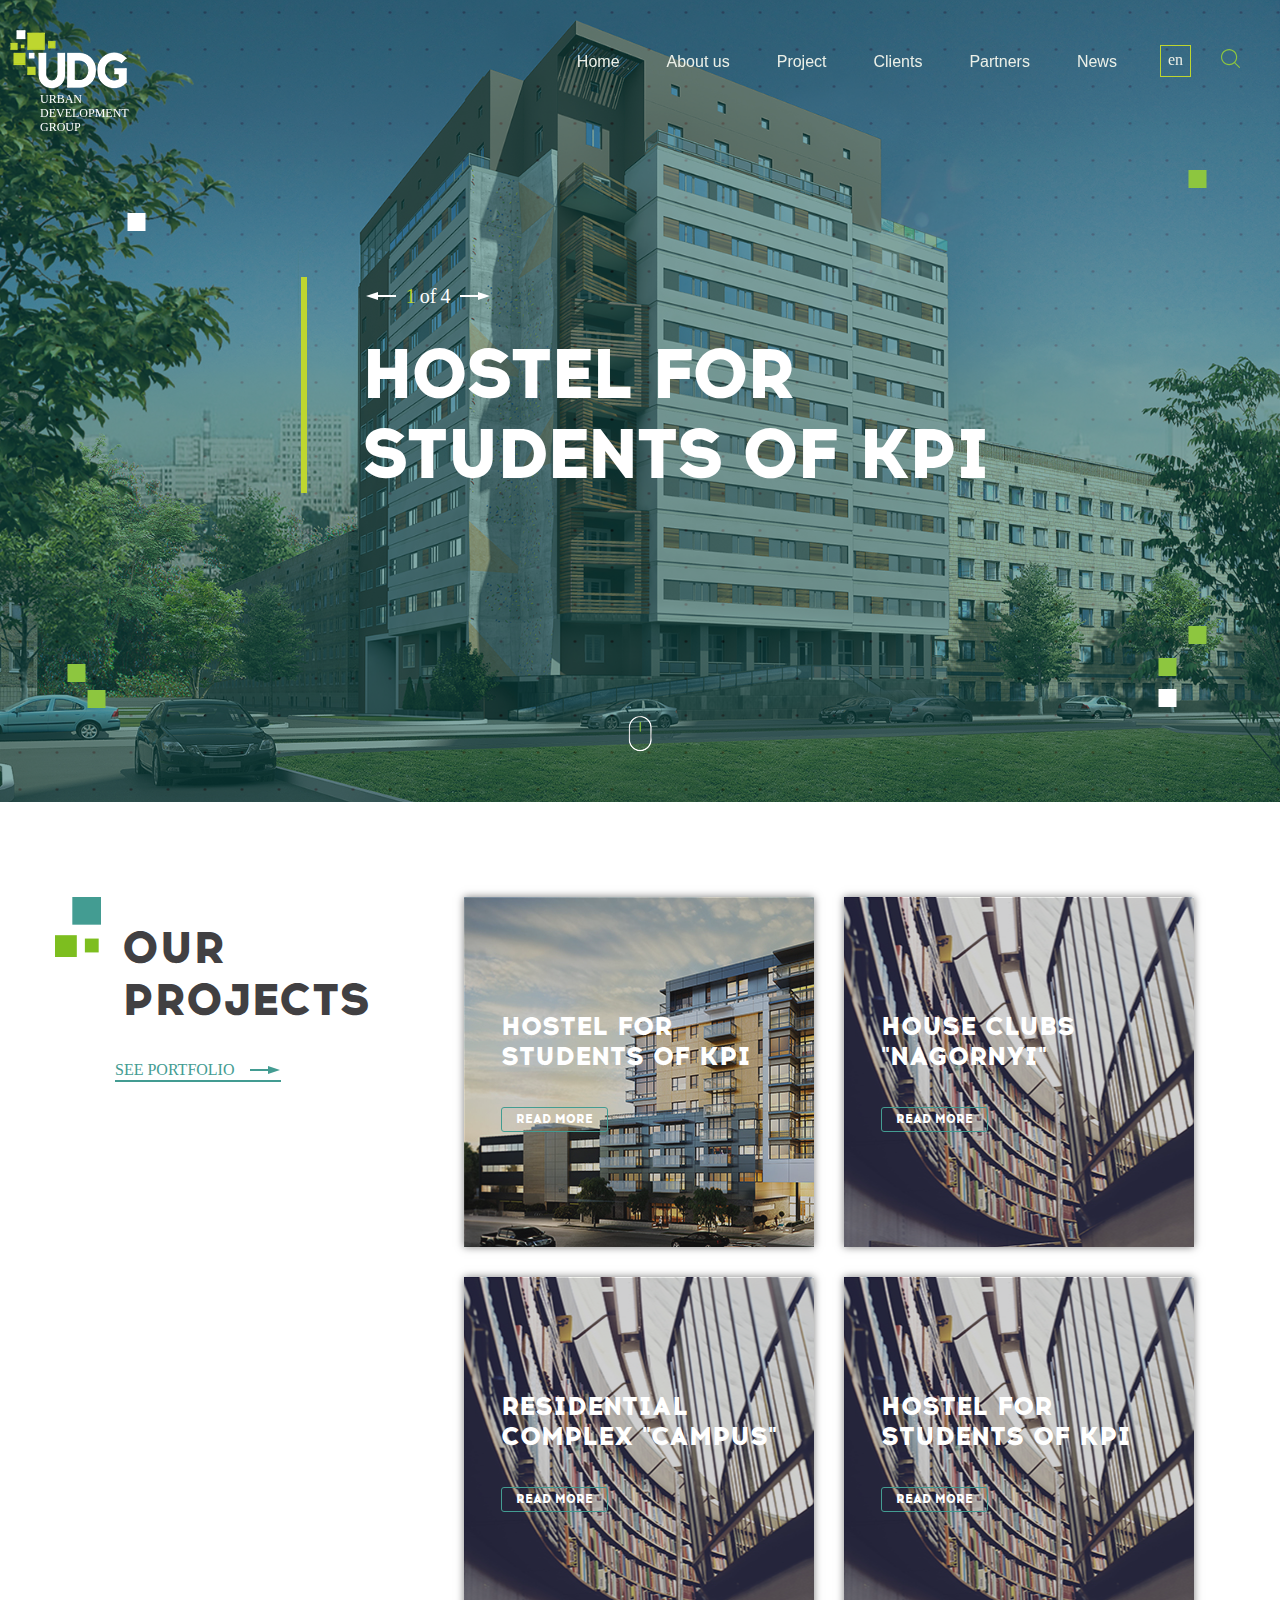
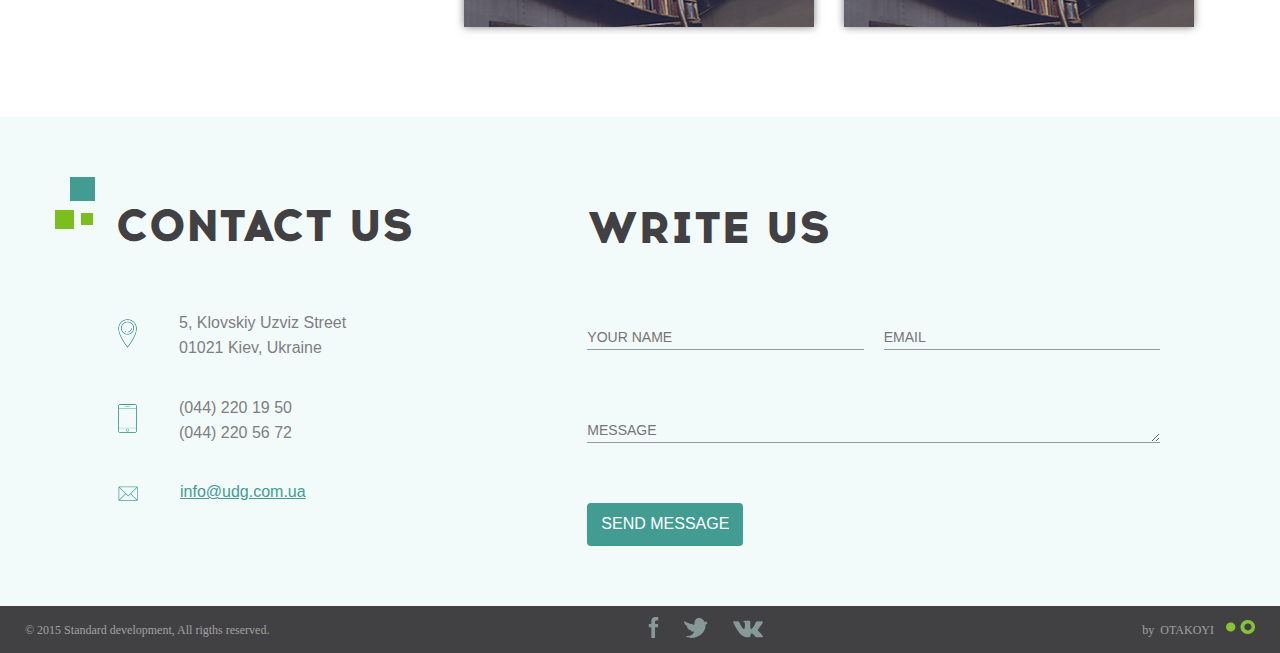
<file: web/index.html>
<!DOCTYPE html>
<html lang="ru-RU">
  <head>
    <meta id="myViewport" name="viewport" content="width=device-width, initial-scale=1, user-scalable=no">
    <link rel="icon" href="img/logo.png" type="image/x-icon">
    <link href="js/slick/slick.css" rel="stylesheet">
    <link href="js/slick/slick-theme.css" rel="stylesheet">
    <link href="css/all.css" rel="stylesheet">
    <meta charset="utf-8">
    <title>UDG - urban development group</title>
  </head>
  <body>
    <header>
      <div class="header-top">
        <div class="header-top__logo">
          <div class="logo-img"><img src="img/logo.png" alt="logo" title="logo"></div>
          <div class="logo-title"><span>URBAN DEVELOPMENT GROUP</span></div>
        </div>
        <div class="header-top__menu">
          <nav class="header-main-menu navbar">
            <ul>
              <li><a href="#">Home</a></li>
              <li><a href="#">About us</a></li>
              <li><a href="#">Project</a></li>
              <li><a href="#">Clients</a></li>
              <li><a href="#">Partners</a></li>
              <li><a href="#">News</a></li>
            </ul>
          </nav>
          <div class="header-main-param">
            <div class="dropdown">
              <div class="dropbtn"><span>en</span></div>
              <div class="dropdown-content"><a href="#">ua</a><a href="#">en</a></div>
            </div>
            <div class="search_bar">
              <div class="search_form_wrap">
                <form class="form_check" action="#">
                  <div class="input_wrap">
                    <input class="input_search form_control" type="text" placeholder="What you are looking for?">
                    <button class="search_close"></button>
                  </div>
                  <div class="button_wrap">
                    <button class="serch_btn" type="submit"><img src="img/magnifying-glass.svg" alt="search" title="search button"></button>
                  </div>
                </form>
              </div>
            </div>
            <div class="show-mobile-menu">
              <button class="show-mobile-menu__btn"><span></span></button>
            </div>
          </div>
        </div>
      </div>
      <div class="header-bottom">
        <div class="main-slider-wrap">
          <div class="main-slider">
            <div class="main-slider__item">
              <div class="img-cont box"><img src="img/slider1.jpg" alt="slider-item" title="slider-desc">
                <div class="img-cont-overlay"></div>
              </div>
              <div class="main_slider__desc">
                <div class="main-slider-nav">
                  <div class="main-slider-nav__prev"></div>
                  <div class="main-slider-nav__numbers"><span class="current-slide">1</span><span>of</span><span class="qty-of-slides"></span></div>
                  <div class="main-slider-nav__next"></div>
                </div><span class="main-slider-text">hostel for students of kpi</span>
              </div>
            </div>
            <div class="main-slider__item">
              <div class="img-cont box"><img src="img/slider2.jpg" alt="slider-item" title="slider-desc">
                <div class="img-cont-overlay"></div>
              </div>
              <div class="main_slider__desc">
                <div class="main-slider-nav">
                  <div class="main-slider-nav__prev"></div>
                  <div class="main-slider-nav__numbers"><span class="current-slide">1</span><span>of</span><span class="qty-of-slides"></span></div>
                  <div class="main-slider-nav__next"></div>
                </div><span class="main-slider-text">house clubs "nagornyi"</span>
              </div>
            </div>
            <div class="main-slider__item">
              <div class="img-cont box"><img src="img/slider3.jpg" alt="slider-item" title="slider-desc">
                <div class="img-cont-overlay"></div>
              </div>
              <div class="main_slider__desc">
                <div class="main-slider-nav">
                  <div class="main-slider-nav__prev"></div>
                  <div class="main-slider-nav__numbers"><span class="current-slide">1</span><span>of</span><span class="qty-of-slides"></span></div>
                  <div class="main-slider-nav__next"></div>
                </div><span class="main-slider-text">Business was founded as a number of privately-held companies and some cropped rolem ipsum text</span>
              </div>
            </div>
            <div class="main-slider__item">
              <div class="img-cont box"><img src="img/slider4.jpg" alt="slider-item" title="slider-desc">
                <div class="img-cont-overlay"></div>
              </div>
              <div class="main_slider__desc">
                <div class="main-slider-nav">
                  <div class="main-slider-nav__prev"></div>
                  <div class="main-slider-nav__numbers"><span class="current-slide">1</span><span>of</span><span class="qty-of-slides"></span></div>
                  <div class="main-slider-nav__next"></div>
                </div><span class="main-slider-text">residential complex "campus"</span>
              </div>
            </div>
          </div>
          <div class="main-slider-scroll"><a href="#main-content"><img src="img/mouse.png" alt="scroll down" title="scroll down"></a></div>
        </div>
      </div>
    </header>
    <main>
      <section id="main-content">
        <div class="container">
          <div class="main-wrap">
            <div class="main-left">
              <div class="contact-title our-projects"><img src="img/cintact-us-blocks.png" alt="simple-logo" title="simple-logo"><span>our projects</span></div><a class="portfolio-link" href="#">see portfolio
                <div class="portfolio-link-arrow"></div></a>
            </div>
            <div class="main-right">
              <div class="main-right__item main-right__item_first">
                <div class="main-right__item_wrap">
                  <div class="main-right__item_inner">
                    <div class="main-right__item__title"><a href="#">hostel for students of kpi</a></div>
                    <div class="main-right__item__desc"><span>Business was founded as a number of privately-held companies and some cropped rolem ipsum text</span></div>
                    <div class="main-right__item__link"><a href="#">read more</a></div>
                  </div>
                </div>
              </div>
              <div class="main-right__item main-right__item_second">
                <div class="main-right__item_wrap">
                  <div class="main-right__item_inner">
                    <div class="main-right__item__title"><a href="#">house clubs "nagornyi"</a></div>
                    <div class="main-right__item__desc"><span>Business was founded as a number of privately-held companies and some cropped rolem ipsum text</span></div>
                    <div class="main-right__item__link"><a href="#">read more</a></div>
                  </div>
                </div>
              </div>
              <div class="main-right__item main-right__item_third">
                <div class="main-right__item_wrap">
                  <div class="main-right__item_inner">
                    <div class="main-right__item__title"><a href="#">residential complex "campus"</a></div>
                    <div class="main-right__item__desc"><span>Business was founded as a number of privately-held companies and some cropped rolem ipsum text</span></div>
                    <div class="main-right__item__link"><a href="#">read more</a></div>
                  </div>
                </div>
              </div>
              <div class="main-right__item main-right__item_fourth">
                <div class="main-right__item_wrap">
                  <div class="main-right__item_inner">
                    <div class="main-right__item__title"><a href="#">hostel for students of kpi</a></div>
                    <div class="main-right__item__desc"><span>Business was founded as a number of privately-held companies and some cropped rolem ipsum text</span></div>
                    <div class="main-right__item__link"><a href="#">read more</a></div>
                  </div>
                </div>
              </div>
            </div>
          </div>
        </div>
      </section>
    </main>
    <footer>
      <div class="footer-top">
        <div class="container">
          <div class="footer-top-inner">
            <div class="footer-top__left">
              <div class="contact-title"><img src="img/cintact-us-blocks.png" alt="simple-logo" title="simple-logo"><span>contact us</span></div>
              <div class="contact-address_wrap">
                <div class="contact-address">
                  <div class="contact-address__street contact-address__item">
                    <div class="contact-address__street-ico contact-address__item-ico"><img src="img/location.png" alt="location icon"></div>
                    <div class="contact-address__street-text contact-address__text"><span>5, Klovskiy Uzviz Street</span><span>01021 Kiev, Ukraine</span></div>
                  </div>
                  <div class="contact-address__telephone contact-address__item">
                    <div class="contact-address__telephone-ico contact-address__item-ico"><img src="img/tel.png" alt="telephone icon"></div>
                    <div class="contact-address__telephone-text contact-address__text"><a href="tel:0442201950">(044) 220 19 50</a><a href="tel:044225672">(044) 220 56 72</a></div>
                  </div>
                  <div class="contact-address__email contact-address__item">
                    <div class="contact-address__email-ico contact-address__item-ico"><img src="img/address.png" alt="email icon"></div>
                    <div class="contact-address__email-text contact-address__text"><a href="mailto:info@udg.com.ua">info@udg.com.ua</a></div>
                  </div>
                </div>
              </div>
            </div>
            <div class="footer-top__right">
              <div class="footer-top__right_inner">
                <div class="write-us-title"><span>write us</span></div>
                <div class="write-us-form">
                  <form action="#">
                    <div class="personal">
                      <div class="name"><span class="hidden-text">YOUR NAME</span>
                        <input class="hidden-input" type="text" placeholder="YOUR NAME">
                      </div>
                      <div class="email"><span class="hidden-text">YOUR EMAIL</span>
                        <input class="hidden-input" type="text" placeholder="EMAIL">
                      </div>
                    </div>
                    <div class="message"><span class="hidden-text">YOUR MESSAGE</span>
                      <textarea class="hidden-input" placeholder="MESSAGE"></textarea>
                    </div>
                    <div class="submit_form">
                      <button class="submit_btn" type="submit">SEND MESSAGE</button>
                    </div>
                  </form>
                </div>
              </div>
            </div>
          </div>
        </div>
      </div>
      <div class="footer-bottom">
        <div class="left-side footer-bottom__item"><span>© 2015 Standard development, All rigths reserved.</span></div>
        <div class="miidle-side footer-bottom__item"><a href="#"><img src="img/facebook.png" alt="facebook-logo" title="social-network"></a><a class="twitter-logo" href="#"><img src="img/twitter.png" alt="facebook-logo" title="social-network"></a><a href="#"><img src="img/vk.png" alt="facebook-logo" title="social-network"></a></div>
        <div class="right-side footer-bottom__item"><span><span>by</span><span class="develop-company">OTAKOYI</span><img src="img/otakoyi-logo.png" alt="developers logo"></span></div>
      </div>
      <div class="container"></div>
    </footer>
    <script src="https://ajax.googleapis.com/ajax/libs/jquery/1.12.4/jquery.min.js"></script>
    <script src="js/slick/slick.min.js"></script>
    <script src="js/main.js"></script>
  </body>
</html>
</file>
<file: web/css/all.css>
/* ===================  VARIABLES =================== */
/* ==================  CUSTOM CONTAINER ============== */
.container {
  padding-right: 15px;
  padding-left: 15px;
  margin-right: auto;
  margin-left: auto;
}
@media (min-width: 768px) {
  .container {
    width: 750px;
  }
}
@media (min-width: 992px) {
  .container {
    width: 970px;
  }
}
@media (min-width: 1200px) {
  .container {
    width: 1170px;
  }
}
/* =================== FONTS ==========================*/
@font-face {
  font-family: Acrom ExtraBold;
  /* Имя шрифта */
  src: url(../fonts/acrom900.otf);
  /* Путь к файлу со шрифтом */
}
/*! normalize.css v7.0.0 | MIT License | github.com/necolas/normalize.css */
/* Document
   ========================================================================== */
/**
 * 1. Correct the line height in all browsers.
 * 2. Prevent adjustments of font size after orientation changes in
 *    IE on Windows Phone and in iOS.
 */
html {
  line-height: 1.15;
  /* 1 */
  -ms-text-size-adjust: 100%;
  /* 2 */
  -webkit-text-size-adjust: 100%;
  /* 2 */
}
/* Sections
   ========================================================================== */
/**
 * Remove the margin in all browsers (opinionated).
 */
body {
  margin: 0;
}
/**
 * Add the correct display in IE 9-.
 */
article,
aside,
footer,
header,
nav,
section {
  display: block;
}
/**
 * Correct the font size and margin on `h1` elements within `section` and
 * `article` contexts in Chrome, Firefox, and Safari.
 */
h1 {
  font-size: 2em;
  margin: 0.67em 0;
}
/* Grouping content
   ========================================================================== */
/**
 * Add the correct display in IE 9-.
 * 1. Add the correct display in IE.
 */
figcaption,
figure,
main {
  /* 1 */
  display: block;
}
/**
 * Add the correct margin in IE 8.
 */
figure {
  margin: 1em 40px;
}
/**
 * 1. Add the correct box sizing in Firefox.
 * 2. Show the overflow in Edge and IE.
 */
hr {
  box-sizing: content-box;
  /* 1 */
  height: 0;
  /* 1 */
  overflow: visible;
  /* 2 */
}
/**
 * 1. Correct the inheritance and scaling of font size in all browsers.
 * 2. Correct the odd `em` font sizing in all browsers.
 */
pre {
  font-family: monospace, monospace;
  /* 1 */
  font-size: 1em;
  /* 2 */
}
/* Text-level semantics
   ========================================================================== */
/**
 * 1. Remove the gray background on active links in IE 10.
 * 2. Remove gaps in links underline in iOS 8+ and Safari 8+.
 */
a {
  background-color: transparent;
  /* 1 */
  -webkit-text-decoration-skip: objects;
  /* 2 */
}
/**
 * 1. Remove the bottom border in Chrome 57- and Firefox 39-.
 * 2. Add the correct text decoration in Chrome, Edge, IE, Opera, and Safari.
 */
abbr[title] {
  border-bottom: none;
  /* 1 */
  text-decoration: underline;
  /* 2 */
  text-decoration: underline dotted;
  /* 2 */
}
/**
 * Prevent the duplicate application of `bolder` by the next rule in Safari 6.
 */
b,
strong {
  font-weight: inherit;
}
/**
 * Add the correct font weight in Chrome, Edge, and Safari.
 */
b,
strong {
  font-weight: bolder;
}
/**
 * 1. Correct the inheritance and scaling of font size in all browsers.
 * 2. Correct the odd `em` font sizing in all browsers.
 */
code,
kbd,
samp {
  font-family: monospace, monospace;
  /* 1 */
  font-size: 1em;
  /* 2 */
}
/**
 * Add the correct font style in Android 4.3-.
 */
dfn {
  font-style: italic;
}
/**
 * Add the correct background and color in IE 9-.
 */
mark {
  background-color: #ff0;
  color: #000;
}
/**
 * Add the correct font size in all browsers.
 */
small {
  font-size: 80%;
}
/**
 * Prevent `sub` and `sup` elements from affecting the line height in
 * all browsers.
 */
sub,
sup {
  font-size: 75%;
  line-height: 0;
  position: relative;
  vertical-align: baseline;
}
sub {
  bottom: -0.25em;
}
sup {
  top: -0.5em;
}
/* Embedded content
   ========================================================================== */
/**
 * Add the correct display in IE 9-.
 */
audio,
video {
  display: inline-block;
}
/**
 * Add the correct display in iOS 4-7.
 */
audio:not([controls]) {
  display: none;
  height: 0;
}
/**
 * Remove the border on images inside links in IE 10-.
 */
img {
  border-style: none;
}
/**
 * Hide the overflow in IE.
 */
svg:not(:root) {
  overflow: hidden;
}
/* Forms
   ========================================================================== */
/**
 * 1. Change the font styles in all browsers (opinionated).
 * 2. Remove the margin in Firefox and Safari.
 */
button,
input,
optgroup,
select,
textarea {
  font-family: sans-serif;
  /* 1 */
  font-size: 100%;
  /* 1 */
  line-height: 1.15;
  /* 1 */
  margin: 0;
  /* 2 */
}
/**
 * Show the overflow in IE.
 * 1. Show the overflow in Edge.
 */
button,
input {
  /* 1 */
  overflow: visible;
}
/**
 * Remove the inheritance of text transform in Edge, Firefox, and IE.
 * 1. Remove the inheritance of text transform in Firefox.
 */
button,
select {
  /* 1 */
  text-transform: none;
}
/**
 * 1. Prevent a WebKit bug where (2) destroys native `audio` and `video`
 *    controls in Android 4.
 * 2. Correct the inability to style clickable types in iOS and Safari.
 */
button,
html [type="button"],
[type="reset"],
[type="submit"] {
  -webkit-appearance: button;
  /* 2 */
}
/**
 * Remove the inner border and padding in Firefox.
 */
button::-moz-focus-inner,
[type="button"]::-moz-focus-inner,
[type="reset"]::-moz-focus-inner,
[type="submit"]::-moz-focus-inner {
  border-style: none;
  padding: 0;
}
/**
 * Restore the focus styles unset by the previous rule.
 */
button:-moz-focusring,
[type="button"]:-moz-focusring,
[type="reset"]:-moz-focusring,
[type="submit"]:-moz-focusring {
  outline: 1px dotted ButtonText;
}
/**
 * Correct the padding in Firefox.
 */
fieldset {
  padding: 0.35em 0.75em 0.625em;
}
/**
 * 1. Correct the text wrapping in Edge and IE.
 * 2. Correct the color inheritance from `fieldset` elements in IE.
 * 3. Remove the padding so developers are not caught out when they zero out
 *    `fieldset` elements in all browsers.
 */
legend {
  box-sizing: border-box;
  /* 1 */
  color: inherit;
  /* 2 */
  display: table;
  /* 1 */
  max-width: 100%;
  /* 1 */
  padding: 0;
  /* 3 */
  white-space: normal;
  /* 1 */
}
/**
 * 1. Add the correct display in IE 9-.
 * 2. Add the correct vertical alignment in Chrome, Firefox, and Opera.
 */
progress {
  display: inline-block;
  /* 1 */
  vertical-align: baseline;
  /* 2 */
}
/**
 * Remove the default vertical scrollbar in IE.
 */
textarea {
  overflow: auto;
}
/**
 * 1. Add the correct box sizing in IE 10-.
 * 2. Remove the padding in IE 10-.
 */
[type="checkbox"],
[type="radio"] {
  box-sizing: border-box;
  /* 1 */
  padding: 0;
  /* 2 */
}
/**
 * Correct the cursor style of increment and decrement buttons in Chrome.
 */
[type="number"]::-webkit-inner-spin-button,
[type="number"]::-webkit-outer-spin-button {
  height: auto;
}
/**
 * 1. Correct the odd appearance in Chrome and Safari.
 * 2. Correct the outline style in Safari.
 */
[type="search"] {
  -webkit-appearance: textfield;
  /* 1 */
  outline-offset: -2px;
  /* 2 */
}
/**
 * Remove the inner padding and cancel buttons in Chrome and Safari on macOS.
 */
[type="search"]::-webkit-search-cancel-button,
[type="search"]::-webkit-search-decoration {
  -webkit-appearance: none;
}
/**
 * 1. Correct the inability to style clickable types in iOS and Safari.
 * 2. Change font properties to `inherit` in Safari.
 */
::-webkit-file-upload-button {
  -webkit-appearance: button;
  /* 1 */
  font: inherit;
  /* 2 */
}
/* Interactive
   ========================================================================== */
/*
 * Add the correct display in IE 9-.
 * 1. Add the correct display in Edge, IE, and Firefox.
 */
details,
menu {
  display: block;
}
/*
 * Add the correct display in all browsers.
 */
summary {
  display: list-item;
}
/* Scripting
   ========================================================================== */
/**
 * Add the correct display in IE 9-.
 */
canvas {
  display: inline-block;
}
/**
 * Add the correct display in IE.
 */
template {
  display: none;
}
/* Hidden
   ========================================================================== */
/**
 * Add the correct display in IE 10-.
 */
[hidden] {
  display: none;
}
header {
  position: relative;
}
.header-top {
  display: flex;
  justify-content: space-between;
  padding: 30px 0px 0;
  position: absolute;
  z-index: 100;
  width: 100%;
}
@media screen and (max-width: 800px) {
  .header-top {
    padding-top: 0px;
  }
  .header-top:after {
    content: '';
    display: block;
    height: 1px;
    width: 95%;
    left: 2.5%;
    position: absolute;
    background: rgba(255, 255, 255, 0.5);
    top: 100%;
  }
}
.header-top__logo {
  padding-left: 10px;
  z-index: 100;
}
@media screen and (max-width: 800px) {
  .header-top__logo {
    display: flex;
    align-items: center;
    padding-left: 20px;
  }
  .header-top__logo img {
    width: 50px;
  }
  .header-top__logo .logo-title {
    width: 80px;
    padding-left: 10px;
    font-size: 10px;
  }
}
@media screen and (max-width: 320px) {
  .header-top__logo {
    padding-left: 10px;
  }
}
.logo-title {
  width: 30px;
  color: #ffffff;
  font-family: "Robboto Light", serif;
  font-size: 12px;
  padding-left: 30px;
}
.header-top__menu {
  display: flex;
  align-items: center;
  height: 62px;
  padding-right: 40px;
}
@media screen and (max-width: 800px) {
  .header-top__menu {
    font-size: 14px;
  }
}
@media screen and (max-width: 320px) {
  .header-top__menu {
    padding-right: 10px;
  }
}
.navbar ul {
  list-style-type: none;
  padding: 0;
  margin: 0;
}
.navbar ul li {
  display: inline-block;
  font-family: 'Robboto Light', sans-serif;
  padding: 10px 0 ;
  margin-right: 43px;
  border-top: 2px solid transparent;
  transition: all .2s ease;
}
@media screen and (max-width: 840px) {
  .navbar ul li {
    margin-right: 15px;
  }
}
@media screen and (max-width: 635px) {
  .navbar ul li {
    margin-right: 5px;
  }
}
.navbar ul li:hover {
  border-top: 2px solid #bed62f;
}
.navbar ul li a {
  color: #ecf0e8;
  text-decoration: none;
  display: block;
}
@media screen and (max-width: 567px) {
  .navbar {
    top: -472px;
    padding-top: 75px;
    padding-bottom: 31px;
    background: url("../img/overlay-menu.png");
    transition: all 0.3s ease;
    position: absolute;
    left: 0;
    width: 100%;
  }
  .navbar.active {
    top: 0px;
    display: inline-block;
  }
  .navbar ul li {
    display: block;
    text-align: center;
    font-family: 'Acrom ExtraBold', serif;
    font-size: 35px;
    border: none;
    padding: 10px 0;
  }
  .navbar ul li:hover {
    border-top: none;
    color: #bed62f;
  }
  .navbar ul li a:active {
    color: #bed62f;
  }
}
.header-main-param {
  display: flex;
  align-items: center;
}
.show-mobile-menu {
  display: none;
  margin-left: 15px;
}
.show-mobile-menu button {
  padding: 0;
  width: 20px;
  height: 20px;
  background: transparent;
  border: none;
  transition: all 0.5s ease;
}
.show-mobile-menu button:focus {
  outline: none;
}
.show-mobile-menu button span {
  display: block;
  width: 100%;
  height: 2px;
  background: #ffffff;
  position: relative;
}
.show-mobile-menu button span:before,
.show-mobile-menu button span:after {
  content: '';
  display: block;
  position: absolute;
  background: #bed62f;
  width: 100%;
  height: 2px;
}
.show-mobile-menu button span:before {
  top: -8px;
}
.show-mobile-menu button span:after {
  top: 8px;
}
.show-mobile-menu button.active span {
  transform: rotate(45deg);
}
.show-mobile-menu button.active span:before {
  transform: rotate(90deg);
  top: 0;
}
.show-mobile-menu button.active span:after {
  top: 0px;
}
@media screen and (max-width: 567px) {
  .show-mobile-menu {
    display: inline-block;
  }
}
.dropbtn {
  cursor: pointer;
  padding: 7px;
  border: 1px solid #bed62f;
  color: #ecf0e8;
}
@media screen and (max-width: 800px) {
  .dropbtn {
    padding: 5px;
  }
}
@media screen and (max-width: 540px) {
  .dropbtn {
    padding: 7px;
  }
}
.dropbtn span {
  display: block;
  margin-top: -2px;
}
/* The container <div> - needed to position the dropdown content */
.dropdown {
  position: relative;
  display: inline-block;
  margin-right: 30px;
}
@media screen and (max-width: 800px) {
  .dropdown {
    margin-right: 15px;
  }
}
@media screen and (max-width: 615px) {
  .dropdown {
    margin-right: 5px;
  }
}
@media screen and (max-width: 567px) {
  .dropdown {
    margin-right: 20px;
  }
}
/* Dropdown Content (Hidden by Default) */
.dropdown-content {
  display: none;
  position: absolute;
}
.dropdown-content a {
  padding: 7px;
  color: #ecf0e8;
  text-decoration: none;
  display: block;
  transition: all 0.3s ease;
}
.dropdown-content a:hover {
  color: #bed62f;
}
/* Show the dropdown menu on hover */
.dropdown:hover .dropdown-content {
  display: block;
}
.search_bar {
  display: inline-block;
  top: 15px;
  right: 0;
}
.serch_btn {
  display: inline-block;
  vertical-align: middle;
  background: transparent;
  border: none;
  padding: 0;
}
.serch_btn:focus {
  border: none;
  outline: none;
}
.serch_btn img {
  width: 19px;
}
@media screen and (max-width: 567px) {
  .serch_btn {
    border-left: 1px solid white;
    border-right: 1px solid white;
    padding: 0 10px;
  }
  .serch_btn:focus {
    border-left: 1px solid white;
    border-right: 1px solid white;
  }
}
.search_form_wrap {
  display: inline-block;
  vertical-align: middle;
}
.search_form_wrap.active .input_wrap {
  width: 250px;
  visibility: visible;
  opacity: 1;
  background: rgba(255, 255, 255, 0.2);
  color: white !important;
}
@media screen and (max-width: 425px) {
  .search_form_wrap.active .input_wrap {
    width: 100%;
    right: 0;
    top: 70px;
  }
}
.search_form_wrap.active .input_search {
  padding: 10px 15px;
  padding-right: 27px;
  width: 82%;
  visibility: visible;
  opacity: 1;
  background-color: transparent;
}
@media screen and (max-width: 425px) {
  .search_form_wrap.active .input_search {
    padding: 15px 15px;
    font-size: 20px;
  }
}
.search_form_wrap.active .button_wrap {
  padding-top: 3px;
}
.search_form_wrap .input_search {
  position: relative;
  border: 1px solid transparent;
  transition: all 0.3s ease;
  width: 0px;
  visibility: hidden;
  opacity: 0;
  color: #ffffff;
}
.search_form_wrap .input_search::-webkit-input-placeholder {
  color: #ffffff;
}
.search_form_wrap .input_search::-moz-placeholder {
  color: #ffffff;
}
@media screen and (max-width: 425px) {
  .search_form_wrap .input_search {
    left: 0;
  }
}
.search_form_wrap .button_wrap {
  position: relative;
  display: inline-block;
}
.search_form_wrap .button_wrap:hover {
  cursor: pointer;
}
.input_wrap {
  transition: all 0.3s ease;
  visibility: hidden;
  opacity: 0;
  position: absolute;
  top: 90px;
  right: 30px;
}
.search_close {
  position: absolute;
  right: 5px;
  top: 0;
  background: url("../img/close.png") center no-repeat;
  height: 100%;
  width: 25px;
  border: none;
  cursor: pointer;
}
.search_close:focus {
  outline: none;
}
.main-slider-wrap {
  position: relative;
}
.main-slider .main-slider__item {
  height: 802px;
  position: relative;
}
@media screen and (max-width: 425px) {
  .main-slider .main-slider__item {
    height: 480px;
  }
}
.main-slider .main-slider__item img {
  width: 100%;
  height: 100%;
  object-fit: cover;
}
.main-slider .main-slider__item .img-cont {
  position: relative;
}
.main-slider .main-slider__item .img-cont .img-cont-overlay {
  position: absolute;
  top: 0px;
  left: 0px;
  background: url('../img/overlay.png') center;
  height: 100%;
  width: 100%;
}
.main_slider__desc {
  position: absolute;
  top: 34.5%;
  left: 23.5%;
  border-left: 6px solid #bed62f;
  height: 208px;
  width: 650px;
  z-index: 105;
  padding-left: 54px;
  padding-top: 8px;
}
.main_slider__desc .main-slider-text {
  color: white;
  text-transform: uppercase;
  font-family: "Acrom ExtraBold", serif;
  font-size: 70px;
  display: block;
  margin-top: 26px;
  max-height: 159px;
  overflow: hidden;
  letter-spacing: -3px;
}
@media screen and (max-width: 955px) {
  .main_slider__desc {
    left: 12%;
  }
}
@media screen and (max-width: 845px) {
  .main_slider__desc {
    width: 500px;
  }
  .main_slider__desc .main-slider-text {
    font-size: 50px;
  }
}
@media screen and (max-width: 768px) {
  .main_slider__desc {
    padding-top: 25px;
    width: 400px;
  }
  .main_slider__desc .main-slider-text {
    margin-top: 36px;
    font-size: 35px;
  }
}
@media screen and (max-width: 510px) {
  .main_slider__desc {
    left: 3%;
  }
}
@media screen and (max-width: 465px) {
  .main_slider__desc {
    padding-left: 25px;
    width: 280px;
  }
  .main_slider__desc .main-slider-text {
    margin-top: 20px;
  }
}
.box {
  height: 100%;
  width: 100%;
}
.wh {
  height: 100% !important;
}
.ww {
  width: 100% !important;
}
.main-slider-nav__next,
.main-slider-nav__prev {
  position: relative;
  width: 18px;
  height: 2px;
  background: #ffffff;
  cursor: pointer;
}
.main-slider-nav__next:before,
.main-slider-nav__prev:before,
.main-slider-nav__next:after,
.main-slider-nav__prev:after {
  content: "";
  display: block;
  position: absolute;
  width: 0;
  height: 0;
  border: 10px solid transparent;
  border-right: 0;
}
.main-slider-nav__next:after,
.main-slider-nav__prev:after {
  border-left-color: #ffffff;
  border-width: 4px 0 4px 12px;
}
.main-slider-nav__prev:after {
  top: -3px;
  left: -12px;
  border-left-color: #ffffff;
  border-width: 4px 0 4px 12px;
  transform: rotate(180deg);
}
.main-slider-nav__next:after {
  top: -3px;
  right: -12px;
}
.main-slider-nav {
  padding-left: 17px;
  display: flex;
  align-items: center;
}
.main-slider-nav .main-slider-nav__numbers {
  margin: 0 10px;
  color: #ffffff;
  font-size: 20px;
}
.main-slider-nav .main-slider-nav__numbers span:first-child {
  color: #bed62f;
}
.main-slider-nav .main-slider-nav__numbers span:nth-child(2) {
  margin: 0 4px;
}
.main-slider-scroll {
  position: absolute;
  width: 100%;
  display: flex;
  justify-content: center;
  bottom: 46px;
}
.main-slider-scroll button {
  background: transparent;
  border: none;
}
.main-slider-scroll button:focus {
  outline: none;
}
.main-wrap {
  display: flex;
  margin-top: 95px;
  margin-bottom: 60px;
}
@media screen and (max-width: 1200px) {
  .main-wrap {
    display: block;
  }
}
.main-wrap .main-left {
  margin-bottom: 35px;
}
@media screen and (max-width: 750px) {
  .main-wrap {
    margin-top: 40px;
  }
}
.main-left {
  width: 62%;
}
.main-left .our-projects {
  margin-top: 0;
  display: flex;
  align-items: flex-start;
}
.main-left .our-projects span {
  width: 271px;
  display: inline-block;
  padding-top: 25px;
  color: #414042;
}
@media screen and (max-width: 750px) {
  .main-left .our-projects span {
    width: 100% !important;
  }
}
@media screen and (max-width: 425px) {
  .main-left .our-projects span {
    font-size: 25px;
  }
}
.main-left .our-projects img {
  width: 46px;
}
@media screen and (max-width: 425px) {
  .main-left .our-projects img {
    margin-right: 15px;
  }
}
@media screen and (max-width: 719px) {
  .main-left {
    width: 100%;
  }
}
.portfolio-link {
  color: #439c92;
  position: relative;
  text-transform: uppercase;
  text-decoration: none;
  display: inline-flex;
  align-items: center;
  padding-left: 60px;
  margin-top: 35px;
}
.portfolio-link:before {
  content: '';
  display: block;
  width: 78%;
  height: 2px;
  background: #439c92;
  position: absolute;
  bottom: -3px;
}
.portfolio-link .portfolio-link-arrow {
  margin-left: 15px;
  position: relative;
  width: 18px;
  height: 2px;
  background: #439c92;
  display: inline-block;
}
.portfolio-link .portfolio-link-arrow:before,
.portfolio-link .portfolio-link-arrow:after {
  content: "";
  display: block;
  position: absolute;
  width: 0;
  height: 0;
  border: 10px solid transparent;
  border-right: 0;
}
.portfolio-link .portfolio-link-arrow:after {
  border-left-color: #439c92;
  border-width: 4px 0 4px 12px;
  top: -3px;
  right: -12px;
}
@media screen and (max-width: 750px) {
  .portfolio-link {
    padding-left: 0;
    margin-top: 10px;
  }
}
.main-right {
  display: flex;
  flex-wrap: wrap;
  justify-content: center;
}
.main-right__item {
  margin-right: 15px;
  margin-left: 15px;
  margin-bottom: 30px;
  width: 350px;
  height: 350px;
  transition: all 0.3s ease;
  box-shadow: 0 0 8px rgba(0, 0, 0, 0.5);
}
.main-right__item:hover {
  transform: scale(1.06);
  box-shadow: 0 0 26px rgba(0, 0, 0, 0.5);
}
.main-right__item:hover .main-right__item__desc {
  opacity: 1;
  overflow: hidden;
  height: 33px;
}
.main-right__item:hover .main-right__item_wrap {
  background: url("../img/overlay-project.png");
}
.main-right__item_first {
  background-image: url("../img/project-filter1.png"), url("../img/project1.jpg");
}
.main-right__item_second {
  background: url("../img/project-filter1.png"), url("../img/project2.jpg") center;
}
.main-right__item_third {
  background: url("../img/project-filter1.png"), url("../img/project2.jpg") center;
}
.main-right__item_fourth {
  background: url("../img/project-filter1.png"), url("../img/project2.jpg") center;
}
@media screen and (max-width: 992px) {
  .main-right__item {
    margin-right: 5px;
    margin-left: 5px;
    margin-bottom: 10px;
  }
}
@media screen and (max-width: 750px) {
  .main-right__item {
    margin-bottom: 30px;
  }
}
.main-right__item_wrap {
  height: 100%;
  padding: 0 37px;
  transition: all 0.3s ease;
}
.main-right__item_inner {
  display: flex;
  width: 100%;
  height: 100%;
  align-content: center;
  flex-wrap: wrap;
}
.main-right__item__title {
  margin-bottom: 15px;
}
.main-right__item__title a {
  text-transform: uppercase;
  color: #ffffff;
  font-family: "Acrom ExtraBold", serif;
  font-size: 26px;
  text-decoration: none;
  transition: all 0.2s ease;
}
.main-right__item__title a:hover {
  border-bottom: 1px solid green;
}
.main-right__item__desc {
  height: 0;
  overflow: hidden;
  opacity: 0;
  display: block;
  color: white;
  font-family: "Robboto Light", sans-serif;
  font-size: 14px;
  transition: all 0.4s ease;
}
.main-right__item__link {
  margin-top: 20px;
}
.main-right__item__link a {
  padding: 5px 14px 4px;
  color: #ffffff;
  text-decoration: none;
  text-transform: uppercase;
  display: inline-block;
  border: 1px solid #439c92;
  transition: all 0.3s ease;
  font-size: 12px;
  font-family: "Acrom ExtraBold", serif;
  border-radius: 3px;
}
.main-right__item__link a:hover {
  background: #439c92;
}
.footer-top-inner {
  display: flex;
  flex-wrap: wrap;
  justify-content: space-between;
}
@media screen and (max-width: 986px) {
  .footer-top-inner {
    justify-content: center;
  }
}
.footer-top {
  background-color: #f3fafa;
  padding: 60px 0px;
}
.contact-title {
  position: relative;
}
.contact-title img {
  margin-right: 21px;
  margin-bottom: 12px;
  width: 40px;
}
.contact-title span {
  text-transform: uppercase;
  font-size: 45px;
  color: #414042;
  font-weight: 700;
  font-family: "Acrom ExtraBold", serif;
}
@media screen and (max-width: 986px) {
  .contact-title {
    text-align: center;
  }
}
@media screen and (max-width: 479px) {
  .contact-title span {
    font-size: 35px;
  }
}
.footer-top__right_inner {
  padding-top: 25px;
}
.footer-top__left,
.footer-top__right {
  min-width: 390px;
}
.footer-top__left {
  width: 40%;
}
@media screen and (max-width: 986px) {
  .footer-top__left {
    width: 100%;
  }
}
@media screen and (max-width: 425px) {
  .footer-top__left {
    min-width: 320px;
  }
}
.footer-top__right {
  width: 54.5%;
}
@media screen and (max-width: 986px) {
  .footer-top__right {
    width: 100%;
  }
}
.contact-address {
  padding-left: 63px;
  padding-top: 62px;
}
@media screen and (max-width: 986px) {
  .contact-address {
    padding-left: 0;
  }
}
@media screen and (max-width: 986px) {
  .contact-address_wrap {
    display: flex;
    justify-content: center;
  }
}
.contact-address__text a:first-child,
.contact-address__text span:first-child {
  margin-bottom: 7px;
}
.contact-address__item {
  display: flex;
  align-items: center;
}
.contact-address__item span,
.contact-address__item a {
  display: flex;
  color: #7d7f80;
  font-family: "Robboto Light", sans-serif;
}
.contact-address__telephone {
  margin-top: 41px;
  margin-bottom: 41px;
}
.contact-address__telephone .contact-address__telephone-text a {
  text-decoration: none;
}
.contact-address__email-text a {
  color: #439c92;
}
.contact-address__item-ico {
  margin-right: 42px;
}
.write-us-title {
  padding-bottom: 60px;
}
.write-us-title span {
  text-transform: uppercase;
  font-size: 45px;
  font-weight: 700;
  color: #414042;
  font-family: "Acrom ExtraBold", serif;
}
@media screen and (max-width: 986px) {
  .write-us-title {
    text-align: center;
  }
}
.write-us-form {
  padding-right: 65px;
}
.write-us-form input,
.write-us-form textarea {
  background-color: transparent;
  border: none;
  border-bottom: 1px solid #989b9c;
  font-size: 14px;
  padding: 4px 0;
}
.write-us-form input:hover,
.write-us-form textarea:hover {
  border-bottom: 1px solid #439c92;
}
.write-us-form input:focus,
.write-us-form textarea:focus {
  outline: none;
}
.write-us-form textarea {
  width: 100%;
  height: 16px;
}
.write-us-form .submit_btn {
  background-color: #439c92;
  color: #ffffff;
  border: none;
  border-radius: 4px;
  padding: 12px 14px;
  font-weight: 500;
}
@media screen and (max-width: 575px) {
  .write-us-form .submit_btn {
    width: 100%;
  }
}
.write-us-form .personal {
  display: flex;
  justify-content: space-between;
}
.write-us-form .name,
.write-us-form .email,
.write-us-form .message {
  display: inline-block;
}
.write-us-form .name span,
.write-us-form .email span,
.write-us-form .message span {
  display: block;
  font-size: 10px;
  font-family: "Robboto Light", serif;
  color: #989b9c;
}
.write-us-form .name {
  width: 50%;
}
.write-us-form .name input {
  width: 100%;
}
.write-us-form .email {
  margin-left: 20px;
  width: 50%;
}
.write-us-form .email input {
  width: 100%;
}
.write-us-form .message {
  padding-bottom: 56px;
  padding-top: 56px;
  display: block;
}
.write-us-form .message input {
  width: 99%;
}
.write-us-form .hidden-text {
  opacity: 0;
  visibility: hidden;
  transition: all 0.3s ease;
}
.write-us-form .hidden-text.active {
  opacity: 1;
  visibility: visible;
}
@media screen and (max-width: 986px) {
  .write-us-form {
    padding-left: 65px;
  }
}
.footer-bottom {
  display: flex;
  justify-content: space-between;
  align-items: center;
  padding: 11px 25px;
  background-color: #414042;
}
.footer-bottom .footer-bottom__item {
  font-family: 'Robboto Light', serif;
}
.footer-bottom .footer-bottom__item span {
  font-size: 12px;
  color: #a3a2a3;
}
@media screen and (max-width: 575px) {
  .footer-bottom .footer-bottom__item span {
    color: #ffffff;
  }
}
.footer-bottom .footer-bottom__item .twitter-logo {
  margin-left: 25px;
  margin-right: 25px;
}
.footer-bottom .footer-bottom__item .develop-company {
  margin-left: 6px;
  margin-right: 12px;
}
@media screen and (max-width: 575px) {
  .footer-bottom {
    flex-wrap: wrap;
    justify-content: center;
    padding: 0;
  }
  .footer-bottom .footer-bottom__item {
    text-align: center;
    width: 100%;
    padding: 15px 0;
  }
  .footer-bottom .left-side {
    background-color: #439c92;
  }
  .footer-bottom .miidle-side {
    background-color: #ffffff;
  }
  .footer-bottom .right-side {
    color: #a3a2a3;
  }
}
</file>
